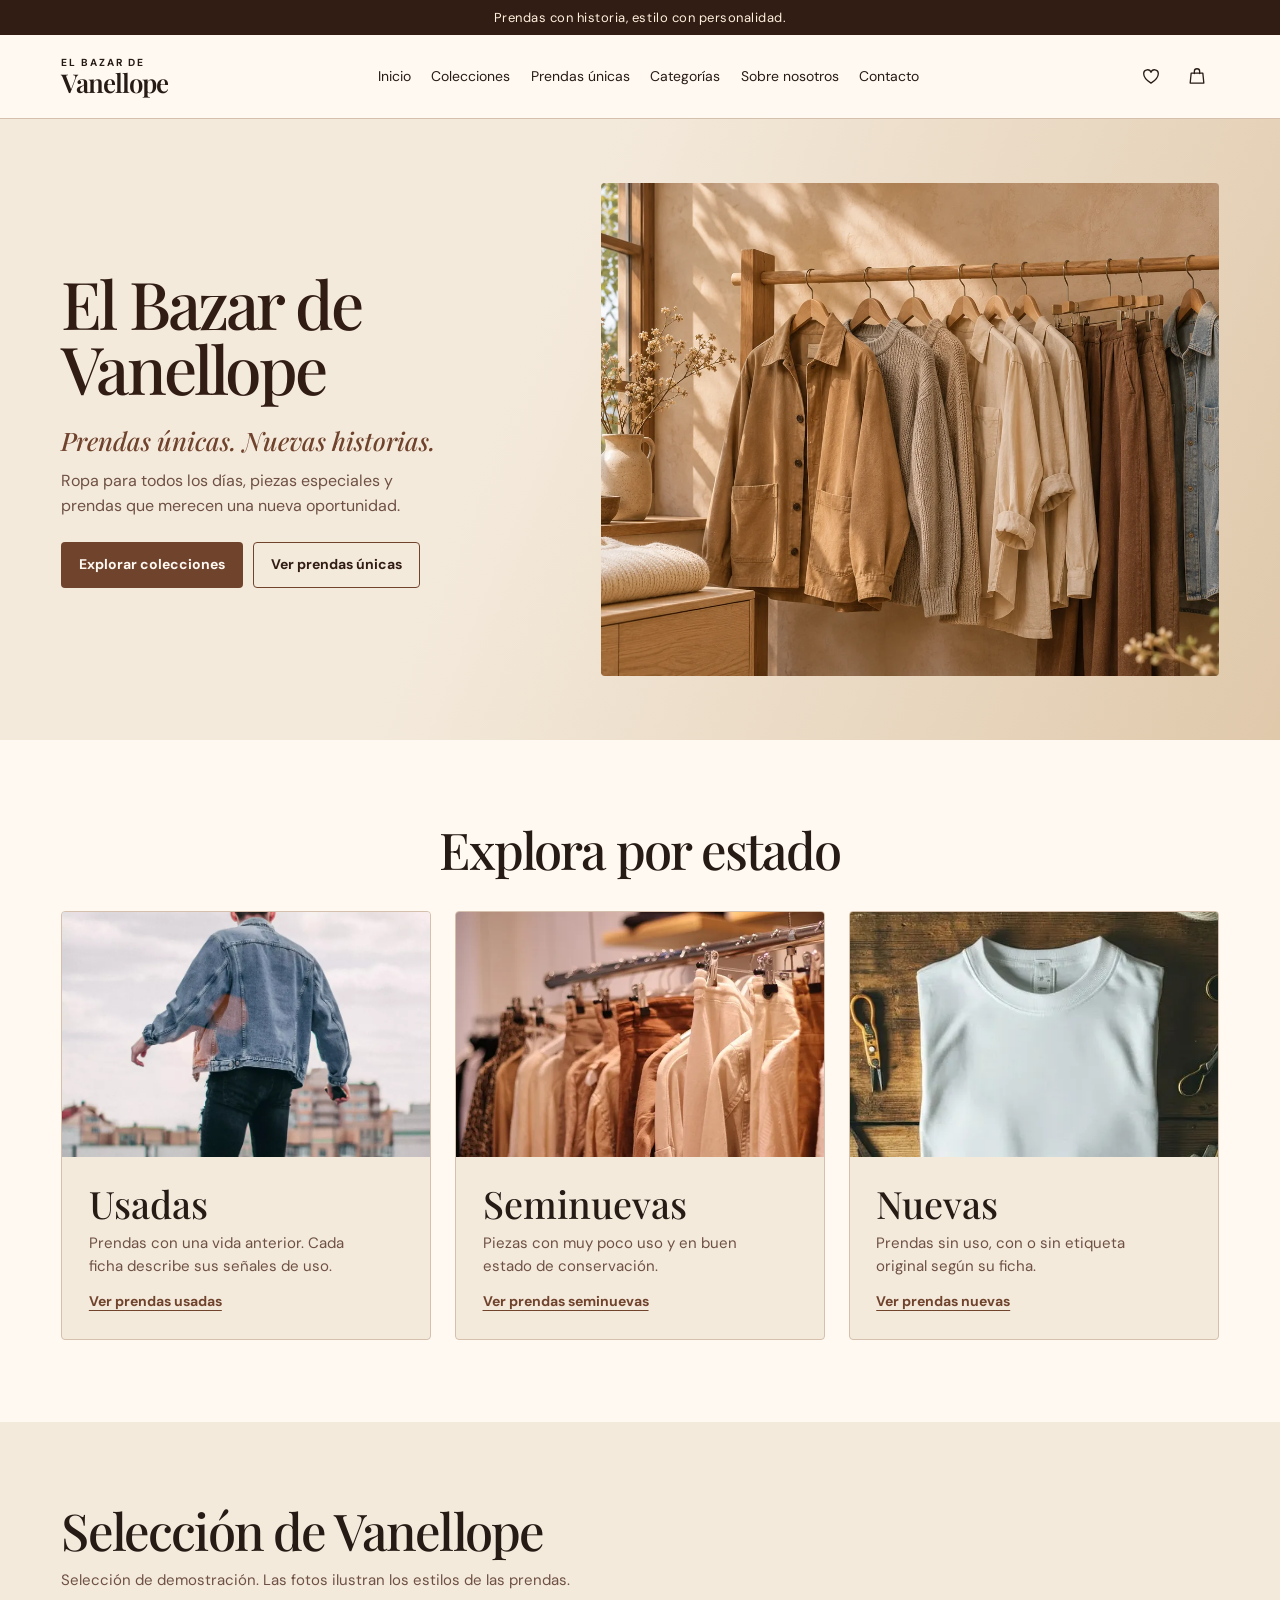
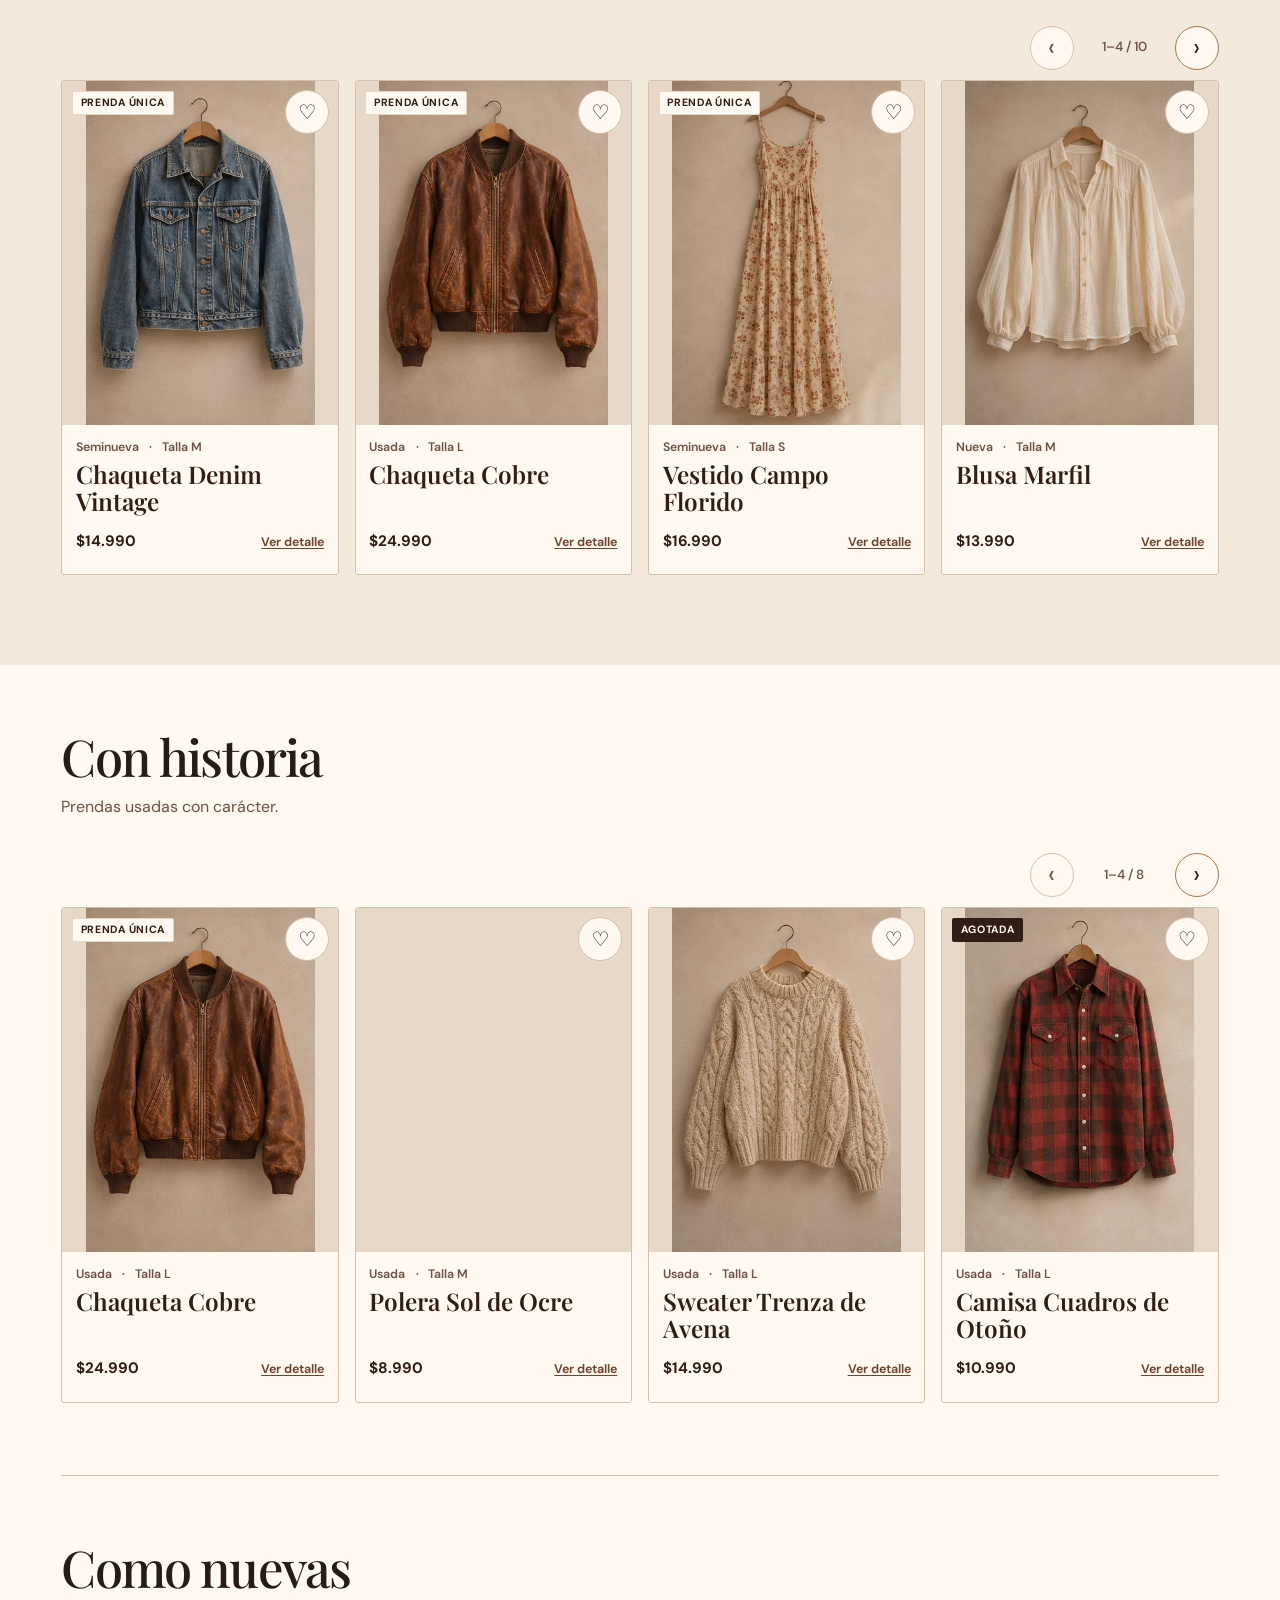
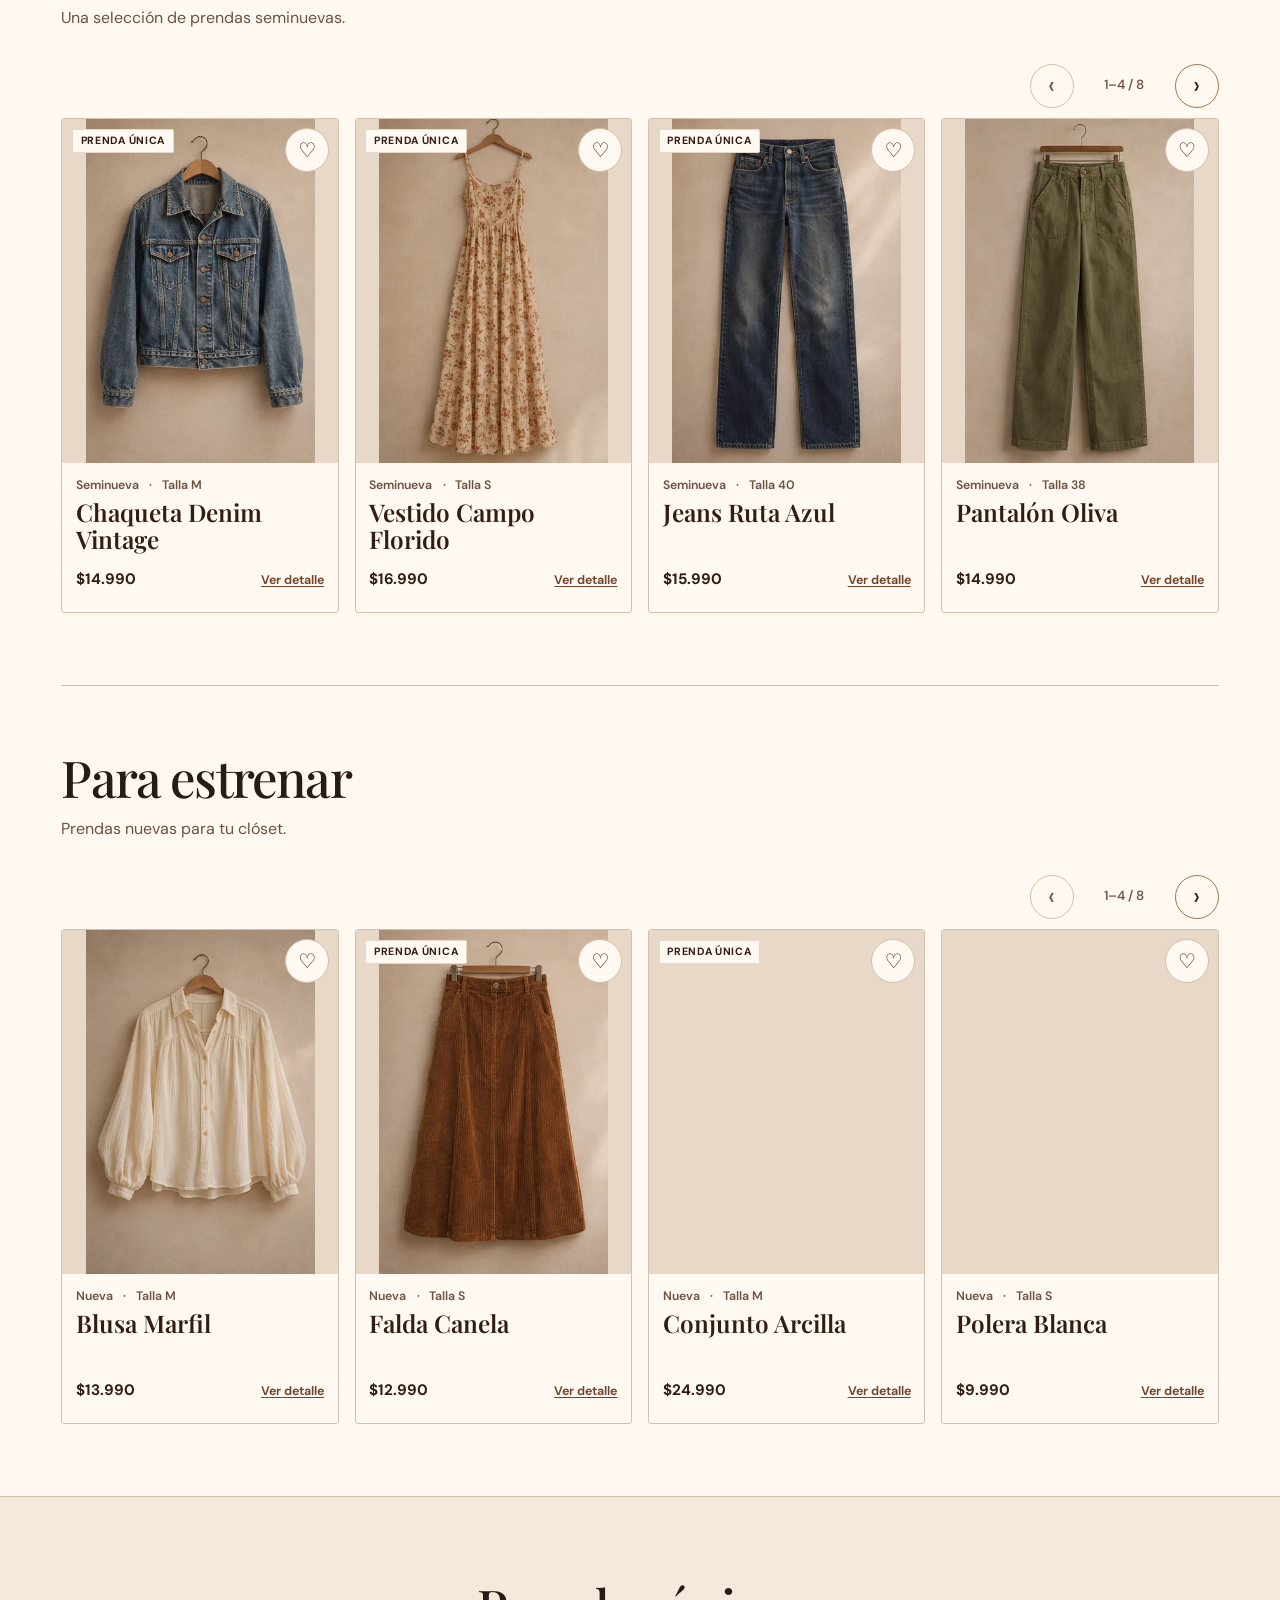
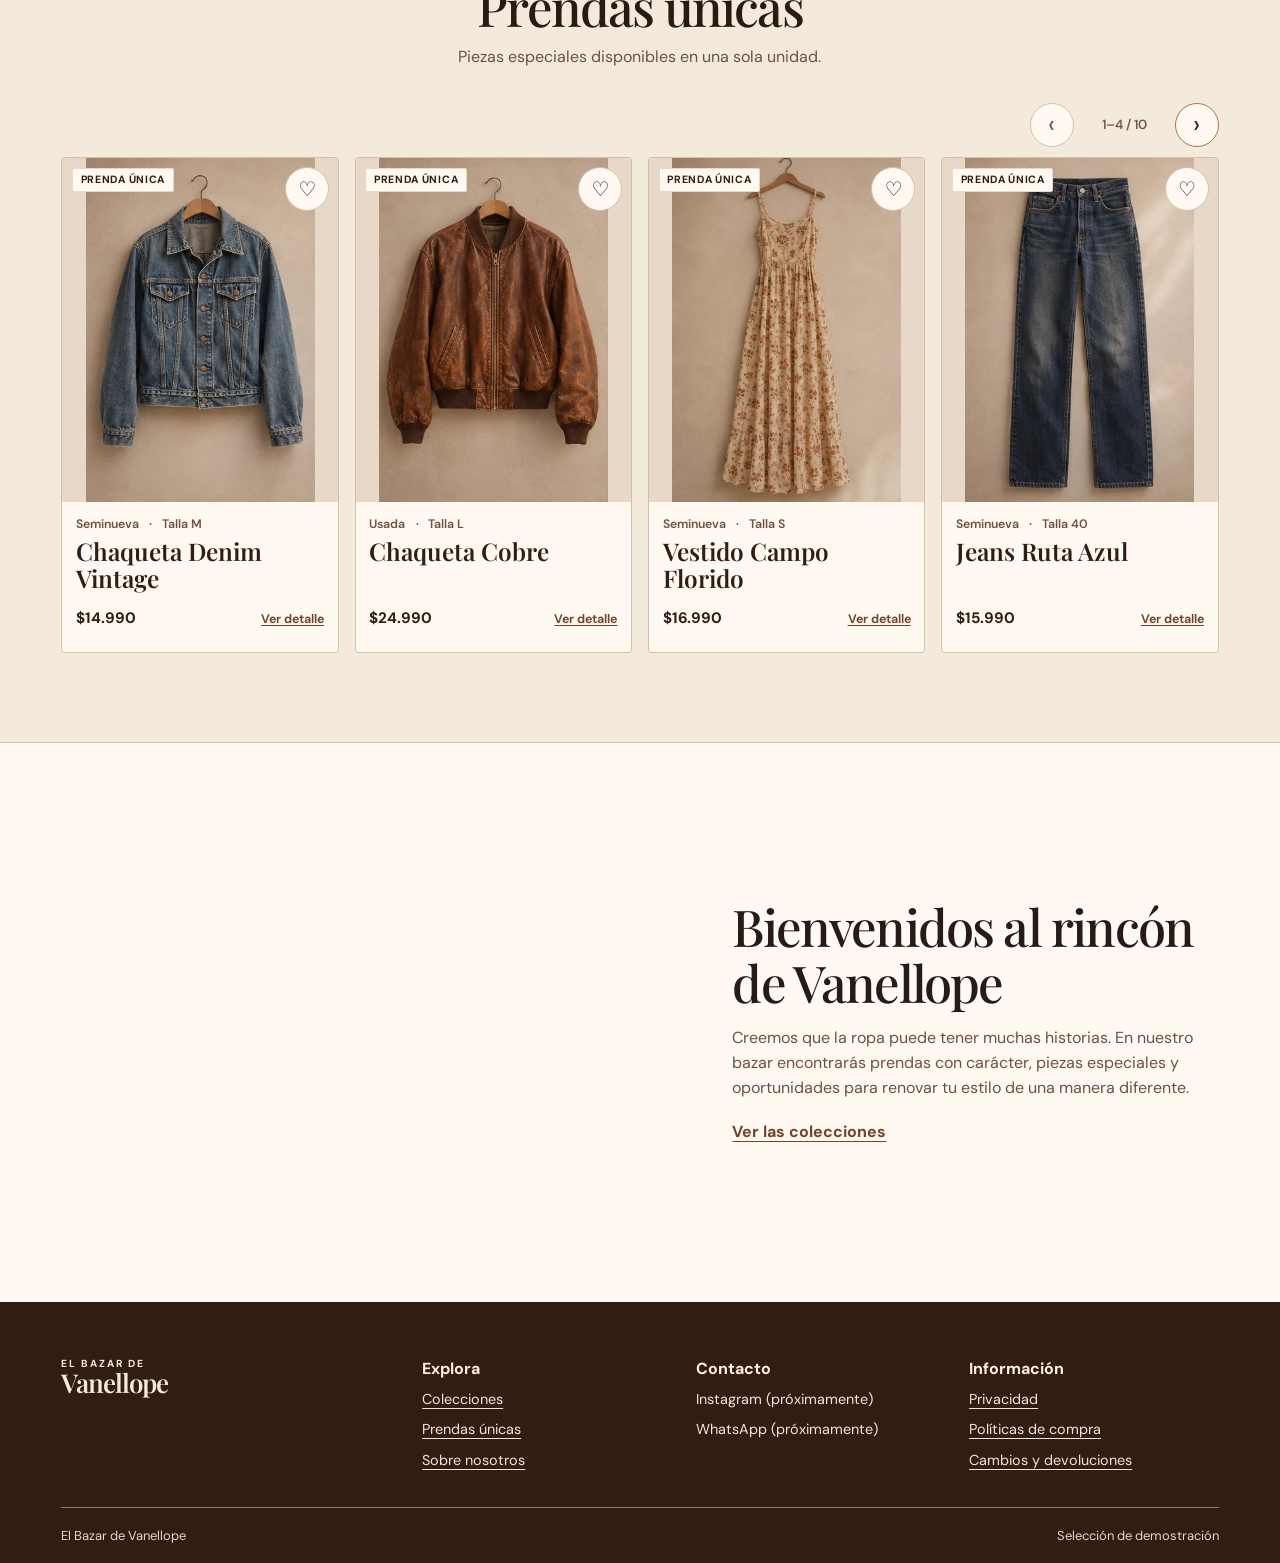
<file: index.html>
<!doctype html>
<html lang="es-CL">
<head>
  <meta charset="utf-8">
  <meta name="viewport" content="width=device-width, initial-scale=1">
  <meta name="description" content="Explora las colecciones de ropa casual usada, seminueva y nueva de El Bazar de Vanellope.">
  <meta name="color-scheme" content="light">
  <meta name="referrer" content="strict-origin-when-cross-origin">
  <meta http-equiv="Content-Security-Policy" content="default-src 'none'; script-src 'self'; style-src 'self'; img-src 'self'; font-src 'self'; base-uri 'none'; form-action 'none'; object-src 'none'">
  <meta property="og:type" content="website">
  <meta property="og:locale" content="es_CL">
  <meta property="og:site_name" content="El Bazar de Vanellope">
  <meta property="og:title" content="El Bazar de Vanellope | Prendas únicas. Nuevas historias.">
  <meta property="og:description" content="Ropa casual para todos los días y piezas especiales que merecen una nueva oportunidad.">
  <meta property="og:image" content="assets/hero/hero.webp">
  <meta property="og:image:alt" content="Perchero con prendas casuales en tonos camel y crema">
  <title>El Bazar de Vanellope | Ropa casual</title>
  <link rel="icon" href="assets/logo/vanellope.svg" type="image/svg+xml">
  <link rel="stylesheet" href="css/variables.css">
  <link rel="stylesheet" href="css/base.css">
  <link rel="stylesheet" href="css/components.css">
  <link rel="stylesheet" href="css/responsive.css">
  <link rel="stylesheet" href="css/shop.css">
  <script type="module" src="js/app.js"></script>
</head>
<body>
  <a class="skip-link" href="#contenido">Saltar al contenido</a>
  <div class="announcement">Prendas con historia, estilo con personalidad.</div>
  <header class="site-header" id="inicio">
    <div class="header-inner">
      <button type="button" class="icon-button menu-button" data-menu aria-controls="site-nav" aria-expanded="false" aria-label="Menú">
        <svg viewBox="0 0 24 24" aria-hidden="true"><path d="M3 6h18M3 12h18M3 18h18"/></svg>
      </button>
      <a class="brand" href="#inicio" aria-label="El Bazar de Vanellope, inicio">
        <span><small>EL BAZAR DE</small><strong>Vanellope</strong></span>
      </a>
      <nav id="site-nav" class="site-nav" aria-label="Navegación principal">
        <a href="#inicio">Inicio</a>
        <a href="#colecciones">Colecciones</a>
        <a href="#unicas">Prendas únicas</a>
        <a href="#categorias">Categorías</a>
        <a href="#nosotros">Sobre nosotros</a>
        <a href="#contacto">Contacto</a>
      </nav>
      <div class="header-actions">
        <button type="button" class="icon-button" data-open="favorites" aria-label="Favoritos">
          <svg viewBox="0 0 24 24" aria-hidden="true"><path d="M12 20.5S3.2 15 3.2 8.9a4.5 4.5 0 0 1 8.8-1.2 4.5 4.5 0 0 1 8.8 1.2c0 6.1-8.8 11.6-8.8 11.6Z"/></svg>
          <span class="header-count" data-count="favorites" aria-hidden="true" hidden>0</span>
        </button>
        <button type="button" class="icon-button" data-open="cart" aria-label="Carrito">
          <svg viewBox="0 0 24 24" aria-hidden="true"><path d="M5 8.5h14l1.2 12H3.8l1.2-12Z"/><path d="M8.8 9V6.5a3.2 3.2 0 1 1 6.4 0V9"/></svg>
          <span class="header-count" data-count="cart" aria-hidden="true" hidden>0</span>
        </button>
      </div>
    </div>
  </header>

  <main id="contenido" tabindex="-1">
    <section class="hero" aria-labelledby="hero-title">
      <div class="hero-inner wrap">
        <div class="hero-content">
          <h1 id="hero-title">El Bazar de<br>Vanellope</h1>
          <p class="hero-tagline">Prendas únicas. Nuevas historias.</p>
          <p class="hero-description">Ropa para todos los días, piezas especiales y prendas que merecen una nueva oportunidad.</p>
          <div class="hero-actions">
            <a class="button button-primary" href="#colecciones">Explorar colecciones</a>
            <a class="button button-outline" href="#unicas">Ver prendas únicas</a>
          </div>
        </div>
        <picture class="hero-media">
          <source media="(max-width: 767px)" srcset="assets/hero/hero-movil.webp">
          <img class="hero-photo" src="assets/hero/hero.webp" alt="Perchero con prendas casuales en tonos camel y crema" width="1440" height="960" fetchpriority="high">
        </picture>
      </div>
    </section>

    <section class="wrap section conditions" id="categorias" aria-labelledby="conditions-title">
      <div class="section-heading centered">
        <h2 id="conditions-title">Explora por estado</h2>
      </div>
      <div class="conditions-grid">
        <article class="condition-card">
          <a class="condition-link" href="#usadas">
            <img src="assets/categorias/usadas.webp" alt="" width="834" height="1250" loading="lazy" decoding="async">
            <div class="condition-copy"><h3>Usadas</h3><p>Prendas con una vida anterior. Cada ficha describe sus señales de uso.</p><span>Ver prendas usadas</span></div>
          </a>
        </article>
        <article class="condition-card">
          <a class="condition-link" href="#seminuevas">
            <img src="assets/categorias/seminuevas.webp" alt="" width="640" height="427" loading="lazy" decoding="async">
            <div class="condition-copy"><h3>Seminuevas</h3><p>Piezas con muy poco uso y en buen estado de conservación.</p><span>Ver prendas seminuevas</span></div>
          </a>
        </article>
        <article class="condition-card">
          <a class="condition-link" href="#nuevas">
            <img src="assets/categorias/nuevas.webp" alt="" width="482" height="640" loading="lazy" decoding="async">
            <div class="condition-copy"><h3>Nuevas</h3><p>Prendas sin uso, con o sin etiqueta original según su ficha.</p><span>Ver prendas nuevas</span></div>
          </a>
        </article>
      </div>
    </section>

    <section class="band band-cream" id="colecciones" aria-labelledby="featured-title">
      <div class="wrap section">
        <div class="section-heading">
          <h2 id="featured-title">Selección de Vanellope</h2>
          <p class="demo-note">Selección de demostración. Las fotos ilustran los estilos de las prendas.</p>
        </div>
        <div data-carousel="featured" aria-label="Selección de Vanellope"></div>
        <noscript><p>Activa JavaScript para explorar las prendas, guardar favoritos y preparar una consulta.</p></noscript>
      </div>
    </section>

    <div class="collection">
      <section class="wrap section shelf" id="usadas" aria-labelledby="used-title">
        <div class="section-heading"><h2 id="used-title">Con historia</h2><p>Prendas usadas con carácter.</p></div>
        <div data-carousel="Usada" aria-label="Con historia"></div>
      </section>
      <section class="wrap section shelf" id="seminuevas" aria-labelledby="lightly-used-title">
        <div class="section-heading"><h2 id="lightly-used-title">Como nuevas</h2><p>Una selección de prendas seminuevas.</p></div>
        <div data-carousel="Seminueva" aria-label="Como nuevas"></div>
      </section>
      <section class="wrap section shelf" id="nuevas" aria-labelledby="new-title">
        <div class="section-heading"><h2 id="new-title">Para estrenar</h2><p>Prendas nuevas para tu clóset.</p></div>
        <div data-carousel="Nueva" aria-label="Para estrenar"></div>
      </section>
    </div>

    <section class="band band-cream unique-band" id="unicas" aria-labelledby="unique-title">
      <div class="wrap section">
        <div class="section-heading centered">
          <h2 id="unique-title">Prendas únicas</h2>
          <p>Piezas especiales disponibles en una sola unidad.</p>
        </div>
        <div data-carousel="unique" aria-label="Prendas únicas"></div>
      </div>
    </section>

    <section id="nosotros" aria-labelledby="about-title">
      <div class="wrap section about">
        <img src="assets/editorial/about.webp" alt="Prendas casuales dobladas sobre una mesa de madera clara" width="980" height="653" loading="lazy" decoding="async">
        <div>
          <h2 id="about-title">Bienvenidos al rincón de Vanellope</h2>
          <p>Creemos que la ropa puede tener muchas historias. En nuestro bazar encontrarás prendas con carácter, piezas especiales y oportunidades para renovar tu estilo de una manera diferente.</p>
          <a class="text-link" href="#colecciones">Ver las colecciones</a>
        </div>
      </div>
    </section>
  </main>

  <footer class="site-footer" id="contacto">
    <div class="wrap footer-grid">
      <div>
        <a class="brand" href="#inicio" aria-label="El Bazar de Vanellope, inicio">
          <span><small>EL BAZAR DE</small><strong>Vanellope</strong></span>
        </a>
      </div>
      <nav aria-label="Enlaces rápidos">
        <h2>Explora</h2>
        <a href="#colecciones">Colecciones</a>
        <a href="#unicas">Prendas únicas</a>
        <a href="#nosotros">Sobre nosotros</a>
      </nav>
      <div>
        <h2>Contacto</h2>
        <a class="contact-channel" data-contact="instagram">Instagram</a>
        <a class="contact-channel" data-contact="whatsapp">WhatsApp</a>
      </div>
      <nav aria-label="Información de la tienda">
        <h2>Información</h2>
        <a href="privacidad.html">Privacidad</a>
        <a href="privacidad.html#politicas">Políticas de compra</a>
        <a href="privacidad.html#cambios">Cambios y devoluciones</a>
      </nav>
    </div>
    <div class="wrap footer-bottom"><span>El Bazar de Vanellope</span><span>Selección de demostración</span></div>
  </footer>
</body>
</html>
</file>
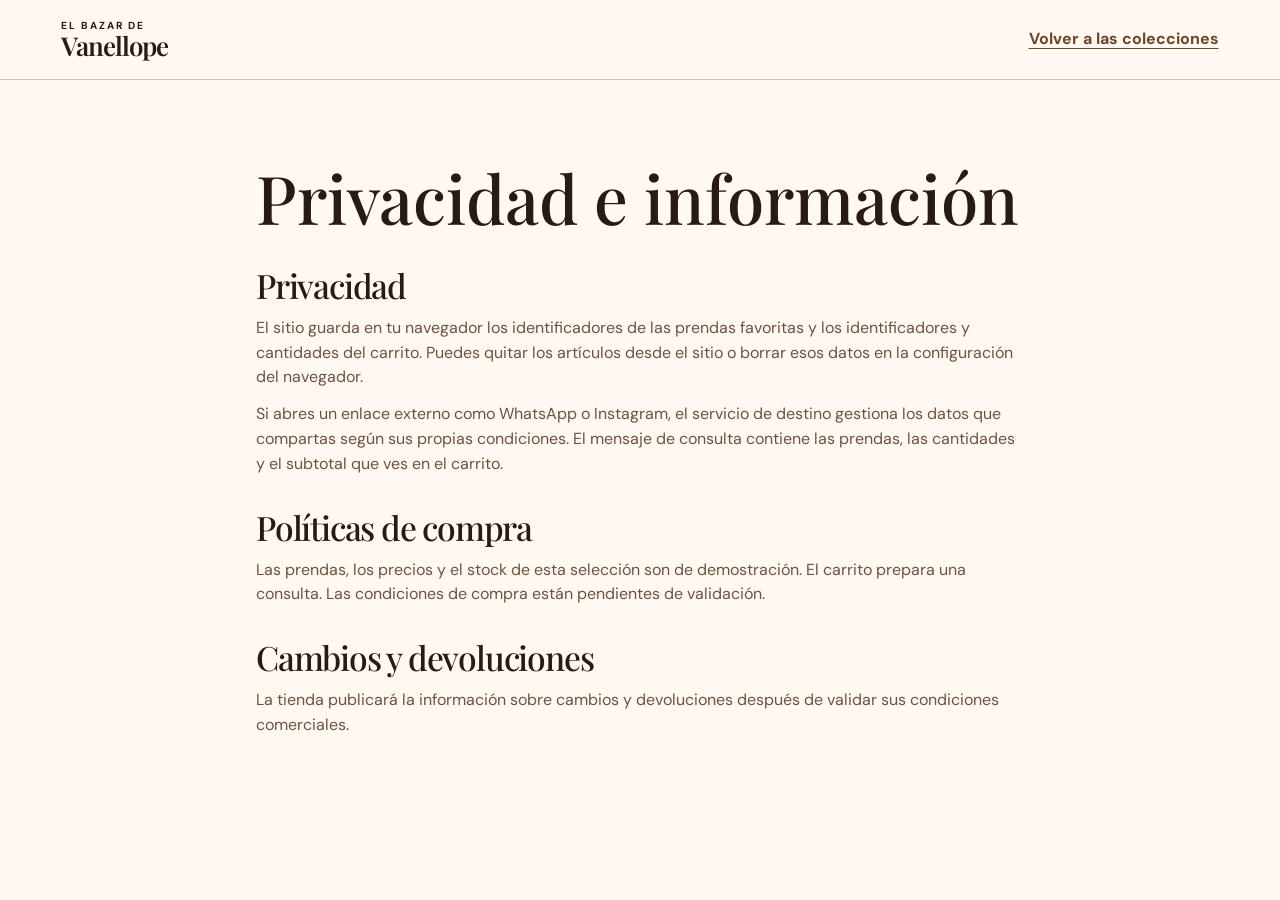
<file: privacidad.html>
<!doctype html>
<html lang="es-CL">
<head>
  <meta charset="utf-8">
  <meta name="viewport" content="width=device-width, initial-scale=1">
  <meta name="description" content="Información de privacidad y avisos sobre el selección de prendas de demostración de El Bazar de Vanellope.">
  <meta name="referrer" content="strict-origin-when-cross-origin">
  <meta http-equiv="Content-Security-Policy" content="default-src 'none'; style-src 'self'; img-src 'self'; font-src 'self'; base-uri 'none'; form-action 'none'; object-src 'none'">
  <title>Privacidad e información | El Bazar de Vanellope</title>
  <link rel="icon" href="assets/logo/vanellope.svg" type="image/svg+xml">
  <link rel="stylesheet" href="css/variables.css">
  <link rel="stylesheet" href="css/base.css">
  <link rel="stylesheet" href="css/components.css">
  <link rel="stylesheet" href="css/responsive.css">
</head>
<body>
  <a class="skip-link" href="#contenido">Saltar al contenido</a>
  <header class="site-header">
    <div class="wrap policy-header">
      <a class="brand" href="index.html" aria-label="El Bazar de Vanellope, inicio">
        <span><small>EL BAZAR DE</small><strong>Vanellope</strong></span>
      </a>
      <a class="text-link" href="index.html#colecciones">Volver a las colecciones</a>
    </div>
  </header>
  <main class="wrap section policy" id="contenido" tabindex="-1">
    <h1>Privacidad e información</h1>
    <section aria-labelledby="privacy-title">
      <h2 id="privacy-title">Privacidad</h2>
      <p>El sitio guarda en tu navegador los identificadores de las prendas favoritas y los identificadores y cantidades del carrito. Puedes quitar los artículos desde el sitio o borrar esos datos en la configuración del navegador.</p>
      <p>Si abres un enlace externo como WhatsApp o Instagram, el servicio de destino gestiona los datos que compartas según sus propias condiciones. El mensaje de consulta contiene las prendas, las cantidades y el subtotal que ves en el carrito.</p>
    </section>
    <section id="politicas" aria-labelledby="purchase-title">
      <h2 id="purchase-title">Políticas de compra</h2>
      <p>Las prendas, los precios y el stock de esta selección son de demostración. El carrito prepara una consulta. Las condiciones de compra están pendientes de validación.</p>
    </section>
    <section id="cambios" aria-labelledby="returns-title">
      <h2 id="returns-title">Cambios y devoluciones</h2>
      <p>La tienda publicará la información sobre cambios y devoluciones después de validar sus condiciones comerciales.</p>
    </section>
  </main>
</body>
</html>
</file>
<file: css/variables.css>
@font-face {
  font-family: 'Playfair Display';
  src: url('../assets/fonts/playfair-display.woff2') format('woff2');
  font-weight: 400 700;
  font-display: swap;
}
@font-face {
  font-family: 'Playfair Display';
  src: url('../assets/fonts/playfair-display-italic.woff2') format('woff2');
  font-style: italic;
  font-weight: 400 700;
  font-display: swap;
}
@font-face {
  font-family: 'DM Sans';
  src: url('../assets/fonts/dm-sans.woff2') format('woff2');
  font-weight: 400 700;
  font-display: swap;
}

:root {
  --espresso: #321d15;
  --leather: #70432d;
  --camel: #a7754c;
  --sand: #d4b58e;
  --cream: #f4eadc;
  --ivory: #fff9f1;
  --ink: #271b15;
  --muted: #6e5144;
  --line: #d4c0ac;
  --serif: 'Playfair Display', Georgia, serif;
  --sans: 'DM Sans', system-ui, sans-serif;
  --gutter: clamp(1rem, 4.8vw, 4.5rem);
  --radius: .25rem;
}
</file>
<file: css/base.css>
*,
*::before,
*::after { box-sizing: border-box; }

html { scroll-behavior: smooth; }
body {
  margin: 0;
  color: var(--ink);
  background: var(--ivory);
  font-family: var(--sans);
  font-size: 1rem;
  line-height: 1.55;
}
a { color: inherit; }
button, input, select { font: inherit; }
button { color: inherit; }
button:enabled { cursor: pointer; }
img { display: block; max-width: 100%; }
p, h1, h2, h3 { margin: 0; }
h1, h2, h3 { font-family: var(--serif); font-weight: 500; line-height: 1.1; }
h2 { font-size: clamp(2rem, 1.37rem + 2.25vw, 3.55rem); letter-spacing: -.036em; }
:focus-visible { outline: 2px solid var(--leather); outline-offset: 4px; }
[hidden] { display: none !important; }
[id] { scroll-margin-top: 1.25rem; }
</file>
<file: css/components.css>
.wrap { width: min(100% - 2 * var(--gutter), 84rem); margin-inline: auto; }
.section { padding-block: clamp(3.25rem, 6.35vw, 6.75rem); }
.band-cream { background: var(--cream); }
.skip-link {
  position: fixed;
  z-index: 10;
  inset: .6rem auto auto .6rem;
  padding: .75rem 1.1rem;
  background: var(--ivory);
  color: var(--espresso);
  transform: translateY(-160%);
}
.skip-link:focus-visible { transform: translateY(0); }

.announcement {
  display: flex;
  align-items: center;
  justify-content: center;
  min-height: 2.2rem;
  padding: .4rem 1rem;
  background: var(--espresso);
  color: #fff1dc;
  text-align: center;
  font-size: .8125rem;
  letter-spacing: .04em;
}
.site-header { background: var(--ivory); border-bottom: 1px solid var(--line); }
.header-inner {
  width: min(100% - 2 * var(--gutter), 84rem);
  margin-inline: auto;
  display: grid;
  grid-template-columns: auto 1fr auto;
  align-items: center;
  gap: clamp(.5rem, 2vw, 2rem);
  min-height: 5.15rem;
}
.brand { display: inline-flex; align-items: center; width: max-content; color: inherit; text-decoration: none; }
.brand span { display: grid; }
.brand small {
  font-size: .64rem;
  font-weight: 700;
  letter-spacing: .19em;
  line-height: 1.25;
}
.brand strong {
  font-family: var(--serif);
  font-size: clamp(1.33rem, 1.1rem + .65vw, 1.74rem);
  font-weight: 600;
  line-height: 1;
  letter-spacing: -.035em;
}
.site-nav { display: flex; flex-wrap: wrap; justify-content: center; gap: .35rem clamp(.6rem, 1.6vw, 1.65rem); }
.site-nav a {
  padding-block: .35rem;
  color: var(--ink);
  font-size: .875rem;
  text-decoration: none;
  white-space: nowrap;
}
.site-nav a:hover, .site-nav a:focus-visible { color: var(--leather); text-decoration: underline; text-underline-offset: .3rem; }
.header-actions { display: flex; align-items: center; gap: .12rem; }
.icon-button {
  position: relative;
  display: inline-grid;
  width: 2.75rem;
  height: 2.75rem;
  place-items: center;
  border: 1px solid transparent;
  border-radius: 50%;
  background: transparent;
}
.icon-button:hover { background: var(--cream); border-color: var(--line); }
.icon-button svg { width: 1.25rem; height: 1.25rem; fill: none; stroke: currentColor; stroke-width: 1.55; stroke-linecap: round; stroke-linejoin: round; }
.header-count {
  position: absolute;
  right: -.15rem;
  top: -.02rem;
  padding-inline: .25rem;
  min-width: 1.15rem;
  border-radius: 999px;
  background: var(--leather);
  color: var(--ivory);
  font-size: .6875rem;
  line-height: 1.15rem;
}
.menu-button { display: none; }

.hero {
  background: linear-gradient(112deg, var(--cream) 40%, var(--sand) 135%);
  color: var(--espresso);
}
.hero-inner {
  display: grid;
  grid-template-columns: minmax(0, .88fr) minmax(0, 1.12fr);
  align-items: center;
  gap: clamp(1.75rem, 4.3vw, 4.5rem);
  padding-block: clamp(2.4rem, 5vw, 5rem);
}
.hero-content { animation: hero-in .6s ease-out both; }
.hero-media {
  display: block;
  width: 100%;
  aspect-ratio: 5 / 4;
  overflow: hidden;
  border-radius: var(--radius);
  background: var(--sand);
}
.hero-photo { width: 100%; height: 100%; object-fit: cover; }
.hero h1 {
  font-size: clamp(2.75rem, 1.4rem + 3.4vw, 5.9rem);
  line-height: .99;
  letter-spacing: -.045em;
}
.hero-tagline {
  margin-top: clamp(.85rem, 2vw, 1.5rem);
  color: var(--leather);
  font: italic 500 clamp(1.25rem, 1.03rem + .7vw, 1.8rem)/1.25 var(--serif);
}
.hero-description { max-width: 32ch; margin-top: .75rem; color: var(--muted); }
.hero-actions { display: flex; flex-wrap: wrap; gap: .65rem; margin-top: 1.45rem; }
@keyframes hero-in {
  from { opacity: 0; transform: translateY(.4rem); }
  to { opacity: 1; transform: translateY(0); }
}

.button {
  display: inline-flex;
  align-items: center;
  justify-content: center;
  min-height: 2.9rem;
  padding: .62rem 1.05rem;
  border: 1px solid transparent;
  border-radius: var(--radius);
  font-size: .875rem;
  font-weight: 700;
  text-align: center;
  text-decoration: none;
  transition: color .18s, border-color .18s, background .18s;
}
.button-primary { background: var(--leather); color: var(--ivory); }
.button-primary:hover { background: var(--espresso); }
.button-outline { color: var(--espresso); border-color: var(--leather); }
.button-outline:hover { background: var(--ivory); }
.site-footer :focus-visible { outline-color: var(--sand); }

.section-heading { margin-bottom: clamp(1.15rem, 2.6vw, 2.4rem); }
.section-heading p, .about p { max-width: 41rem; margin-top: .65rem; color: var(--muted); }
.section-heading .demo-note { font-size: .9375rem; }
.centered { text-align: center; }
.centered p { margin-inline: auto; }
.conditions-grid { display: grid; grid-template-columns: repeat(3, minmax(0, 1fr)); gap: clamp(.75rem, 2vw, 1.5rem); }
.condition-card { border: 1px solid var(--line); border-radius: var(--radius); background: var(--cream); }
.condition-link { display: flex; height: 100%; flex-direction: column; border-radius: inherit; text-decoration: none; }
.condition-link img {
  width: 100%;
  height: auto;
  aspect-ratio: 3 / 2;
  object-fit: cover;
  object-position: center 37%;
  border-radius: calc(var(--radius) - 1px) calc(var(--radius) - 1px) 0 0;
}
.condition-copy { display: flex; flex: 1; flex-direction: column; align-items: start; padding: clamp(1rem, 2.2vw, 1.65rem); }
.condition-copy h3 { font-size: clamp(1.7rem, 1.28rem + 1.35vw, 2.55rem); }
.condition-copy p { margin: .45rem 0 .8rem; max-width: 28ch; color: var(--muted); font-size: .94rem; }
.condition-copy span { display: inline-block; margin-top: auto; color: var(--leather); font-size: .875rem; font-weight: 700; text-decoration: underline; text-underline-offset: .27rem; }
.condition-link:hover .condition-copy span { color: var(--espresso); }

.shelf + .shelf { border-top: 1px solid var(--line); }
.shelf.section { padding-block: clamp(2.7rem, 5vw, 4.5rem); }
.unique-band { border-block: 1px solid var(--line); }
.about {
  display: grid;
  grid-template-columns: 1.1fr .9fr;
  align-items: center;
  gap: clamp(1.75rem, 6vw, 6rem);
}
.about img { width: 100%; height: auto; aspect-ratio: 3 / 2; object-fit: cover; border-radius: var(--radius); }
.about p { max-width: 34rem; margin-block: .95rem 1.25rem; }
.text-link { color: var(--leather); text-decoration-thickness: 1px; text-underline-offset: .22rem; font-weight: 700; }
.text-link:hover { color: var(--espresso); }

.site-footer { padding-top: 3.5rem; background: var(--espresso); color: var(--cream); }
.footer-grid { display: grid; grid-template-columns: 1.35fr repeat(3, 1fr); align-items: start; gap: 1.5rem; padding-bottom: 2.25rem; }
.footer-grid > * { display: grid; justify-items: start; gap: .5rem; }
.footer-grid h2 { font: 700 1rem/1.4 var(--sans); letter-spacing: 0; color: #fff1dc; }
.footer-grid a:not(.brand), .footer-grid .contact-channel { font-size: .9rem; color: #f4e5d1; text-underline-offset: .25rem; }
.footer-grid a:not(.brand):hover { color: #fff8ed; }
.footer-bottom { display: flex; flex-wrap: wrap; justify-content: space-between; gap: .5rem 1rem; border-top: 1px solid #947359; padding-block: 1.1rem; color: #ebd4bd; font-size: .8125rem; }

.policy-header { display: flex; flex-wrap: wrap; align-items: center; justify-content: space-between; gap: 1rem; padding-block: 1.25rem; }
.policy { max-width: 48rem; }
.policy h1 { font-size: clamp(2.6rem, 1.8rem + 3vw, 4.5rem); }
.policy h2 { font-size: clamp(1.6rem, 1.3rem + 1vw, 2.2rem); }
.policy section { margin-top: 2rem; }
.policy p { margin-top: .75rem; color: var(--muted); }
</file>
<file: css/responsive.css>
@media (max-width: 59.99rem) {
  .header-inner {
    width: calc(100% - 1rem);
    min-height: 4.35rem;
    grid-template-columns: auto 1fr auto;
    gap: .15rem;
  }
  .brand { margin-inline: auto; }
  .site-footer .brand, .policy-header .brand { margin-inline: 0; }
  .menu-button { display: inline-grid; }
  .site-nav { display: none; grid-column: 1 / -1; grid-row: 2; padding: .55rem .7rem 1rem; }
  .menu-button[aria-expanded="true"] ~ .site-nav { display: grid; grid-template-columns: repeat(2, minmax(0, 1fr)); gap: .3rem 1rem; }
  .site-nav a { display: flex; align-items: center; min-height: 2.75rem; white-space: normal; }
  .header-actions { grid-column: 3; grid-row: 1; }
}

@media (max-width: 47.99rem) {
  .hero-inner { grid-template-columns: minmax(0, 1fr); gap: 1.65rem; }
  .hero-media { aspect-ratio: 4 / 3; }
  .hero-description { max-width: 35ch; }
  .conditions-grid { grid-template-columns: 1fr; }
  .about { grid-template-columns: 1fr; }
  .footer-grid { grid-template-columns: repeat(2, minmax(0, 1fr)); gap: 1.5rem .9rem; }
}

@media (max-width: 23.5rem) {
  .header-inner { width: calc(100% - .6rem); }
  .header-inner .brand strong { font-size: 1.19rem; }
  .header-inner .brand small { font-size: .57rem; }
  .header-inner .icon-button { width: 2.6rem; }
  .hero-actions .button { padding-inline: .65rem; }
}

@media (prefers-reduced-motion: reduce) {
  html { scroll-behavior: auto; }
  *, *::before, *::after { animation-duration: .01ms !important; transition-duration: .01ms !important; }
}
</file>
<file: css/shop.css>
/* Collection carousels, product cards and purchase inquiry. */
.shop-button {
  display: inline-flex;
  min-height: 44px;
  align-items: center;
  justify-content: center;
  gap: .45rem;
  padding: .58rem .9rem;
  border: 1px solid var(--espresso);
  border-radius: 3px;
  background: var(--espresso);
  color: var(--ivory);
  font: 600 .86rem/1.3 var(--sans);
  text-align: center;
  text-decoration: none;
  cursor: pointer;
  transition: background-color 150ms ease, color 150ms ease, border-color 150ms ease;
}

.shop-button:hover {
  border-color: var(--leather);
  background: var(--leather);
  color: var(--ivory);
}

.shop-button--outline {
  border-color: var(--leather);
  background: transparent;
  color: var(--espresso);
}

.shop-button[aria-disabled="true"] {
  border-color: var(--line);
  background: var(--cream);
  color: var(--muted);
  cursor: default;
}

.product-card {
  position: relative;
  display: flex;
  min-width: 0;
  height: 100%;
  flex-direction: column;
  border: 1px solid var(--line);
  border-radius: 3px;
  background: var(--ivory);
  color: var(--ink);
  transition: border-color 180ms ease, box-shadow 180ms ease;
}

.product-card:focus-within,
.product-card:hover {
  border-color: var(--camel);
  box-shadow: 0 7px 22px #321d1512;
}

.product-media {
  position: relative;
  min-width: 0;
}

.product-image-button {
  position: relative;
  display: block;
  width: 100%;
  aspect-ratio: 4 / 5;
  overflow: hidden;
  padding: 0;
  border: 0;
  border-radius: 3px 3px 0 0;
  background: #e7d8c8;
  cursor: pointer;
}

.product-image {
  display: block;
  width: 100%;
  height: 100%;
  object-fit: contain;
}

.product-image--alternate {
  position: absolute;
  inset: 0;
  opacity: 0;
  transition: opacity 160ms ease;
}

@media (hover: hover) and (pointer: fine) {
  .product-image-button:hover .product-image--alternate {
    opacity: 1;
  }
}

.product-badges {
  position: absolute;
  inset: .6rem 3.5rem auto .6rem;
  display: flex;
  flex-wrap: wrap;
  gap: .3rem;
  pointer-events: none;
}

.product-badge {
  display: inline-block;
  width: fit-content;
  padding: .32rem .48rem;
  border: 1px solid #ad89684d;
  border-radius: 2px;
  background: var(--ivory);
  color: var(--espresso);
  font: 700 .66rem/1.15 var(--sans);
  letter-spacing: .065em;
  text-transform: uppercase;
}

.product-badge--sold {
  border-color: transparent;
  background: var(--espresso);
  color: var(--ivory);
}

.favorite-button {
  display: inline-grid;
  width: 44px;
  height: 44px;
  flex: 0 0 auto;
  place-items: center;
  padding: 0;
  border: 1px solid var(--line);
  border-radius: 50%;
  background: var(--ivory);
  color: var(--espresso);
  font: 400 1.25rem/1 var(--sans);
  cursor: pointer;
}

.favorite-button:hover,
.favorite-button[aria-pressed="true"] {
  border-color: var(--leather);
  color: #8b3f25;
}

.product-media > .favorite-button {
  position: absolute;
  inset: .55rem .55rem auto auto;
}

.product-card-copy {
  display: flex;
  flex: 1;
  flex-direction: column;
  gap: .3rem;
  padding: .85rem .85rem .65rem;
}

.product-card-meta {
  display: flex;
  flex-wrap: wrap;
  gap: .25rem .65rem;
  color: var(--muted);
  font: 600 .77rem/1.4 var(--sans);
}

.product-card-meta span + span::before {
  margin-inline-end: .6rem;
  color: var(--leather);
  content: "·";
}

.product-name {
  margin: 0;
  color: var(--espresso);
  font: 600 clamp(1.22rem, 2vw, 1.52rem)/1.12 var(--serif);
  overflow-wrap: anywhere;
}

.product-card-bottom {
  display: flex;
  min-width: 0;
  align-items: baseline;
  flex-wrap: wrap;
  justify-content: space-between;
  gap: 0 .5rem;
  margin-top: auto;
}

.product-price {
  padding-top: .22rem;
  color: var(--espresso);
  font-size: .95rem;
}

.product-detail-button,
.shop-cart-remove {
  min-height: 44px;
  padding: 0;
  border: 0;
  background: transparent;
  color: var(--leather);
  font: 650 .78rem/1.15 var(--sans);
  text-decoration: underline;
  text-underline-offset: .2em;
  cursor: pointer;
}

.carousel {
  min-width: 0;
}

.carousel-controls {
  display: flex;
  min-height: 2.75rem;
  align-items: center;
  justify-content: flex-end;
  gap: .55rem;
  margin-bottom: .65rem;
}

.carousel-arrow,
.shop-dialog-close,
.shop-quantity {
  display: inline-grid;
  width: 44px;
  height: 44px;
  flex: 0 0 auto;
  place-items: center;
  padding: 0;
  border: 1px solid var(--camel);
  border-radius: 50%;
  background: var(--ivory);
  color: var(--espresso);
  font: 400 1.6rem/1 var(--sans);
  cursor: pointer;
}

.carousel-arrow:hover,
.shop-dialog-close:hover,
.shop-quantity:hover {
  border-color: var(--espresso);
}

.carousel-arrow:disabled,
.shop-quantity:disabled {
  border-color: var(--line);
  color: var(--muted);
  cursor: default;
}

.carousel-position {
  width: 5.2rem;
  color: var(--muted);
  font-weight: 550;
  font-size: .83rem;
  font-variant-numeric: tabular-nums;
  text-align: center;
}

.carousel-track {
  display: grid;
  grid-auto-flow: column;
  grid-auto-columns: min(78%, 18rem);
  gap: .8rem;
  margin: 0;
  padding: 0 0 .5rem;
  overflow-x: auto;
  overscroll-behavior-inline: contain;
  scroll-snap-type: x mandatory;
  scrollbar-width: thin;
  scrollbar-color: var(--camel) transparent;
  list-style: none;
}

.carousel-item {
  min-width: 0;
  scroll-snap-align: start;
}

.shop-field {
  display: grid;
  width: 100%;
  min-width: 0;
  align-content: start;
  gap: .32rem;
  color: var(--espresso);
  font-size: .88rem;
  font-weight: 650;
}

.shop-order-message {
  width: 100%;
  min-height: 44px;
  margin: 0;
  padding: .5rem .65rem;
  border: 1px solid var(--camel);
  border-radius: 3px;
  background: var(--ivory);
  color: var(--ink);
  font: 450 1rem/1.4 var(--sans);
  resize: vertical;
}

.shop-favorites-grid {
  display: grid;
  grid-template-columns: repeat(2, minmax(0, 1fr));
  gap: .65rem;
}

.shop-empty {
  grid-column: 1 / -1;
  margin: 0;
  padding: 1.25rem;
  border: 1px solid var(--line);
  border-radius: 3px;
  background: var(--cream);
  color: var(--muted);
}

.shop-dialog {
  width: min(52rem, calc(100% - 1.5rem));
  max-width: none;
  max-height: min(90dvh, 54rem);
  padding: 0;
  overflow: visible;
  border: 1px solid var(--camel);
  border-radius: 6px;
  background: var(--ivory);
  color: var(--ink);
  box-shadow: 0 16px 55px #271b155e;
}

.shop-dialog::backdrop {
  background-color: #21130dd4;
}

body:has(.shop-dialog[open]) {
  overflow: hidden;
}

.shop-dialog-panel {
  max-height: min(90dvh - 2px, 54rem - 2px);
  overflow: auto;
  overscroll-behavior: contain;
  padding: clamp(.9rem, 3vw, 1.75rem);
}

.shop-dialog-header {
  display: flex;
  align-items: flex-start;
  justify-content: space-between;
  gap: .75rem;
  margin-bottom: 1.1rem;
}

.shop-dialog-header h2 {
  margin: 0;
  color: var(--espresso);
  font: 600 clamp(1.8rem, 5vw, 2.5rem)/1.08 var(--serif);
}

.shop-dialog-header h2:focus {
  outline: none;
}

.shop-dialog-close {
  background: transparent;
}

.shop-product {
  display: grid;
  min-width: 0;
  gap: 1rem;
}

.shop-gallery {
  display: grid;
  min-width: 0;
  align-content: start;
  justify-items: start;
  gap: .6rem;
}

.shop-gallery-viewport {
  width: 100%;
  max-height: 480px;
  overflow: hidden;
  border-radius: 3px;
  background: #e7d8c8;
}

.shop-gallery-viewport.is-zoomed {
  overflow: auto;
}

.shop-gallery-image {
  display: block;
  width: 100%;
  height: min(48dvh, 480px);
  object-fit: contain;
}

.shop-gallery-viewport.is-zoomed .shop-gallery-image {
  width: max(155%, 34rem);
  max-width: none;
  height: auto;
}

.shop-gallery-controls {
  display: flex;
  flex-wrap: wrap;
  gap: .45rem;
}

.shop-thumbnail {
  width: 52px;
  height: 60px;
  padding: 3px;
  border: 1px solid var(--line);
  background: var(--cream);
  cursor: pointer;
}

.shop-thumbnail[aria-pressed="true"] {
  border: 2px solid var(--leather);
}

.shop-thumbnail-image {
  width: 100%;
  height: 100%;
  object-fit: contain;
}

.shop-product-info > p {
  margin: .55rem 0;
}

.shop-product-price {
  color: var(--espresso);
  font-size: 1.5rem;
  font-weight: 750;
}

.shop-product-facts {
  display: grid;
  grid-template-columns: repeat(2, minmax(0, 1fr));
  gap: .55rem;
  margin-block: 1rem;
  padding-block: .8rem;
  border-block: 1px solid var(--line);
}

.shop-product-facts dt {
  color: var(--muted);
  font-size: .79rem;
}

.shop-product-facts dd {
  margin: 0;
  color: var(--espresso);
  font-weight: 650;
}

.shop-product-notes {
  margin-bottom: 1rem;
}

.shop-product-notes h3 {
  margin: 0 0 .3rem;
  font: 700 .95rem/1.3 var(--sans);
}

.shop-product-notes p {
  margin: 0;
}

.shop-product-actions,
.shop-cart-actions {
  display: flex;
  align-items: center;
  flex-wrap: wrap;
  gap: .6rem;
}

.shop-cart-actions > p,
.shop-cart-actions > label {
  flex: 1 1 100%;
}

.shop-small {
  color: var(--muted);
  font-size: .85rem;
  line-height: 1.45;
}

.shop-cart-lines {
  display: grid;
  gap: .7rem;
  margin: 0;
  padding: 0;
  list-style: none;
}

.shop-cart-row {
  display: grid;
  grid-template-columns: 3rem 1fr auto;
  align-items: center;
  gap: .25rem .6rem;
  padding-bottom: .6rem;
  border-bottom: 1px solid var(--line);
}

.shop-cart-image {
  grid-row: span 2;
  width: 3rem;
  height: 3.75rem;
  border-radius: 3px;
  background: var(--cream);
  object-fit: contain;
}

.shop-cart-item-info {
  display: flex;
  grid-column: 2 / 4;
  flex-direction: column;
  gap: .15rem;
}

.shop-cart-controls {
  display: flex;
  flex-wrap: wrap;
  align-items: center;
  gap: 0 .23rem;
}

.shop-quantity {
  font-size: 1rem;
}

.shop-quantity-count {
  min-width: 1ch;
  text-align: center;
}

.shop-cart-line-price {
  font-size: .88rem;
  text-align: right;
}

.shop-subtotal {
  display: flex;
  justify-content: space-between;
  gap: .5rem;
  color: var(--espresso);
  font-size: 1.12rem;
}

.shop-toast {
  position: fixed;
  z-index: 100;
  right: 1rem;
  bottom: 1rem;
  max-width: min(25rem, 100% - 2rem);
  padding: .75rem 1rem;
  border-radius: 3px;
  background: var(--espresso);
  color: var(--ivory);
  font-size: .92rem;
  opacity: 0;
  pointer-events: none;
  transition: opacity 120ms ease;
}

.shop-toast.is-visible {
  opacity: 1;
}

@media (max-width: 22rem) {
  .product-badges {
    inset: .35rem 3.2rem auto .35rem;
  }

  .product-badge {
    padding: .25rem .3rem;
    font-size: .6rem;
    overflow-wrap: anywhere;
  }

  .product-media > .favorite-button {
    inset: .33rem .33rem auto auto;
  }

  .product-card-copy {
    padding-inline: .5rem;
  }

  .shop-cart-row {
    grid-template-columns: 2.5rem minmax(0, 1fr);
  }

  .shop-cart-image {
    grid-row: span 3;
    width: 2.5rem;
  }

  .shop-cart-item-info,
  .shop-cart-line-price {
    grid-column: 2;
  }

  .shop-cart-line-price {
    text-align: left;
  }
}

@media (min-width: 30rem) {
  .carousel-track {
    grid-auto-columns: calc((100% - .85rem) / 2);
    gap: .85rem;
  }

  .shop-favorites-grid {
    gap: .85rem;
  }
}

@media (min-width: 43rem) {
  .shop-product {
    grid-template-columns: minmax(0, 1fr) minmax(0, 1fr);
    gap: 1.25rem;
  }

  .shop-cart-row {
    grid-template-columns: 3rem minmax(0, 1fr) auto auto;
    gap: .75rem;
  }

  .shop-cart-image {
    grid-row: auto;
  }

  .shop-cart-item-info {
    grid-column: auto;
  }

  .shop-favorites-grid {
    grid-template-columns: repeat(3, minmax(0, 1fr));
  }
}

@media (min-width: 64rem) {
  .carousel-track {
    grid-auto-columns: calc((100% - 3rem) / 4);
    gap: 1rem;
  }
}

@media (prefers-reduced-motion: reduce) {
  .shop-button,
  .product-card,
  .product-image--alternate,
  .shop-toast {
    transition: none;
  }
}
</file>
